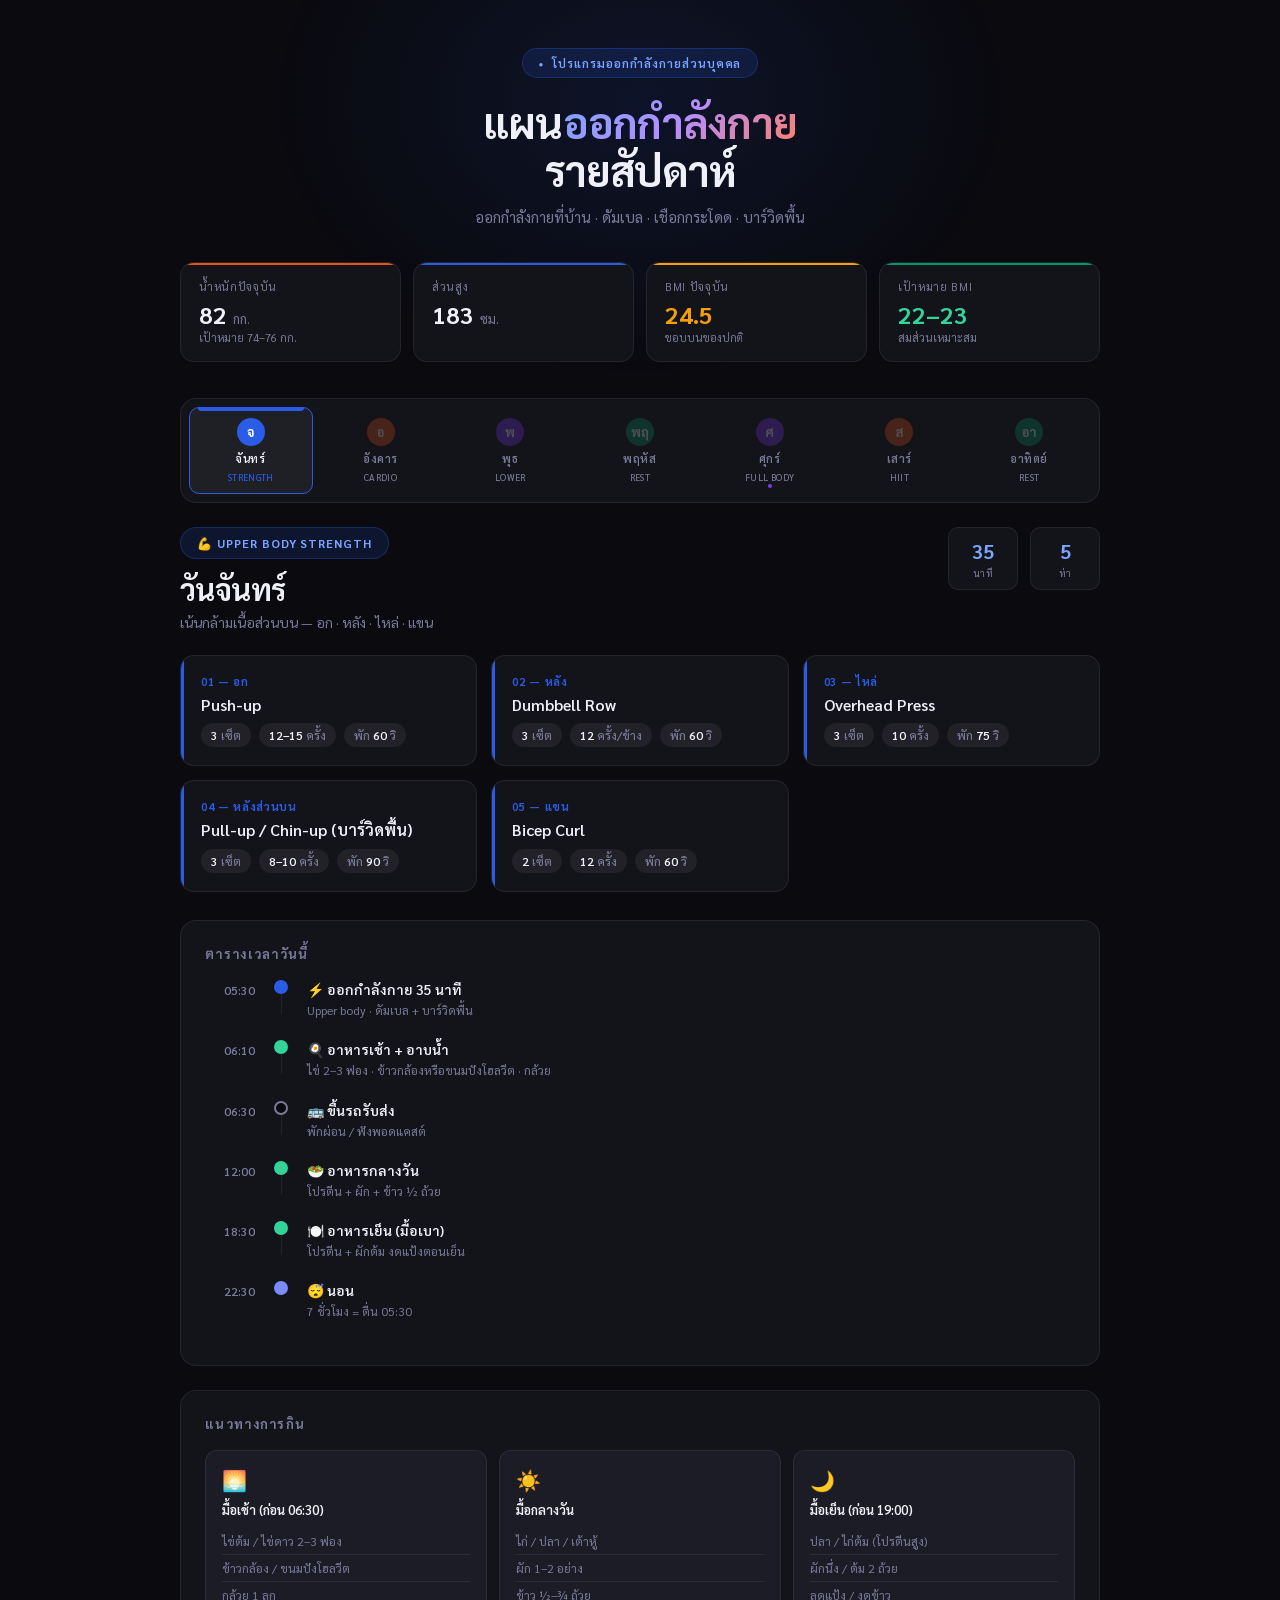
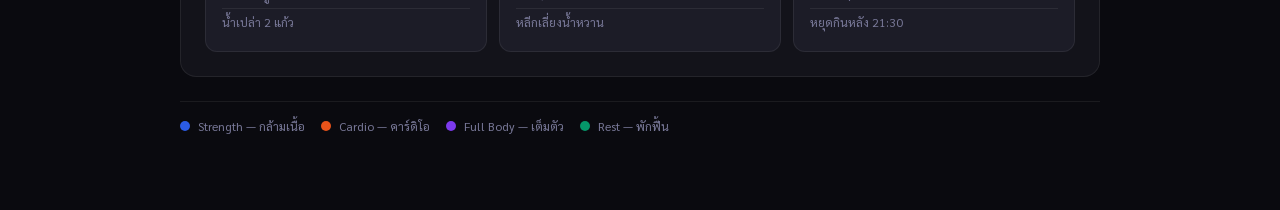
<file: fitness-plan.html>
<!DOCTYPE html>
<html lang="th">
<head>
<meta charset="UTF-8">
<meta name="viewport" content="width=device-width, initial-scale=1.0">
<title>แผนออกกำลังกายประจำสัปดาห์</title>
<link href="https://fonts.googleapis.com/css2?family=Sarabun:wght@300;400;500;600;700&family=Noto+Sans+Thai:wght@300;400;500;600;700&display=swap" rel="stylesheet">
<style>
  :root {
    --cardio: #E8531A;
    --strength: #2B5CE6;
    --fullbody: #7C3AED;
    --rest: #059669;
    --light: #F59E0B;
    --bg: #0A0A0F;
    --surface: #13131A;
    --surface2: #1C1C27;
    --border: rgba(255,255,255,0.07);
    --text: #F0F0F8;
    --muted: #7A7A9A;
    --font: 'Sarabun', 'Noto Sans Thai', sans-serif;
  }

  * { margin: 0; padding: 0; box-sizing: border-box; }

  body {
    background: var(--bg);
    color: var(--text);
    font-family: var(--font);
    min-height: 100vh;
    overflow-x: hidden;
  }

  /* Ambient glow bg */
  body::before {
    content: '';
    position: fixed;
    top: -200px; left: 50%;
    transform: translateX(-50%);
    width: 800px; height: 600px;
    background: radial-gradient(ellipse, rgba(43,92,230,0.12) 0%, transparent 65%);
    pointer-events: none;
    z-index: 0;
  }

  .container {
    max-width: 960px;
    margin: 0 auto;
    padding: 0 20px 60px;
    position: relative;
    z-index: 1;
  }

  /* Header */
  header {
    padding: 48px 0 36px;
    text-align: center;
  }

  .header-pill {
    display: inline-flex;
    align-items: center;
    gap: 8px;
    background: rgba(43,92,230,0.15);
    border: 1px solid rgba(43,92,230,0.3);
    border-radius: 100px;
    padding: 6px 16px;
    font-size: 12px;
    font-weight: 600;
    color: #7BA4FF;
    letter-spacing: 0.08em;
    text-transform: uppercase;
    margin-bottom: 20px;
  }

  .header-pill::before { content: '●'; font-size: 8px; animation: blink 2s infinite; }
  @keyframes blink { 0%,100%{opacity:1} 50%{opacity:0.3} }

  h1 {
    font-size: clamp(28px, 5vw, 42px);
    font-weight: 700;
    letter-spacing: -0.02em;
    line-height: 1.15;
    margin-bottom: 12px;
  }

  h1 span {
    background: linear-gradient(135deg, #7BA4FF 0%, #B48EFF 50%, #FF7E6B 100%);
    -webkit-background-clip: text;
    -webkit-text-fill-color: transparent;
    background-clip: text;
  }

  .header-sub {
    color: var(--muted);
    font-size: 15px;
    font-weight: 400;
  }

  /* Stats row */
  .stats-row {
    display: grid;
    grid-template-columns: repeat(4, 1fr);
    gap: 12px;
    margin-bottom: 36px;
  }

  .stat-box {
    background: var(--surface);
    border: 1px solid var(--border);
    border-radius: 14px;
    padding: 16px 18px;
    position: relative;
    overflow: hidden;
  }

  .stat-box::after {
    content: '';
    position: absolute;
    top: 0; left: 0; right: 0;
    height: 2px;
    background: var(--accent, var(--strength));
  }

  .stat-label { font-size: 11px; color: var(--muted); text-transform: uppercase; letter-spacing: 0.06em; margin-bottom: 8px; }
  .stat-val { font-size: 24px; font-weight: 700; line-height: 1; }
  .stat-unit { font-size: 13px; font-weight: 400; color: var(--muted); }
  .stat-note { font-size: 11px; color: var(--muted); margin-top: 4px; }

  /* Day tabs */
  .tabs-wrapper {
    margin-bottom: 24px;
  }

  .tabs {
    display: grid;
    grid-template-columns: repeat(7, 1fr);
    gap: 6px;
    background: var(--surface);
    border: 1px solid var(--border);
    border-radius: 16px;
    padding: 8px;
  }

  .tab {
    position: relative;
    cursor: pointer;
    border-radius: 10px;
    padding: 10px 4px;
    text-align: center;
    transition: all 0.2s ease;
    border: 1px solid transparent;
    background: transparent;
  }

  .tab:hover { background: rgba(255,255,255,0.04); }

  .tab.active {
    border-color: var(--tab-color, var(--strength));
    background: rgba(255,255,255,0.05);
  }

  .tab.active .tab-bar {
    opacity: 1;
    transform: scaleX(1);
  }

  .tab-bar {
    position: absolute;
    top: 0; left: 8px; right: 8px;
    height: 3px;
    border-radius: 0 0 3px 3px;
    background: var(--tab-color, var(--strength));
    opacity: 0;
    transform: scaleX(0.3);
    transition: all 0.3s ease;
  }

  .tab-day {
    font-size: 11px;
    font-weight: 600;
    color: var(--muted);
    letter-spacing: 0.05em;
    margin-bottom: 5px;
    transition: color 0.2s;
  }

  .tab.active .tab-day { color: var(--text); }

  .tab-badge {
    display: inline-block;
    width: 28px; height: 28px;
    border-radius: 50%;
    line-height: 28px;
    font-size: 13px;
    font-weight: 700;
    background: var(--tab-color, var(--strength));
    color: white;
    margin: 0 auto 5px;
    opacity: 0.25;
    transition: opacity 0.2s;
  }

  .tab.active .tab-badge { opacity: 1; }

  .tab-type {
    font-size: 9px;
    color: var(--muted);
    font-weight: 500;
    text-transform: uppercase;
    letter-spacing: 0.04em;
    transition: color 0.2s;
  }

  .tab.active .tab-type { color: var(--tab-color, var(--strength)); }

  /* Today indicator */
  .today-dot {
    position: absolute;
    bottom: 5px; left: 50%;
    transform: translateX(-50%);
    width: 4px; height: 4px;
    border-radius: 50%;
    background: var(--tab-color);
  }

  /* Content panel */
  .panel {
    display: none;
    animation: fadeUp 0.3s ease;
  }

  .panel.active { display: block; }

  @keyframes fadeUp {
    from { opacity: 0; transform: translateY(10px); }
    to { opacity: 1; transform: translateY(0); }
  }

  .panel-header {
    display: flex;
    align-items: flex-start;
    justify-content: space-between;
    margin-bottom: 24px;
    gap: 16px;
  }

  .panel-title-area {}

  .type-badge {
    display: inline-flex;
    align-items: center;
    gap: 8px;
    border-radius: 100px;
    padding: 7px 16px;
    font-size: 12px;
    font-weight: 700;
    text-transform: uppercase;
    letter-spacing: 0.08em;
    margin-bottom: 12px;
  }

  .panel-title {
    font-size: 30px;
    font-weight: 700;
    letter-spacing: -0.02em;
    line-height: 1.2;
    margin-bottom: 6px;
  }

  .panel-sub { font-size: 14px; color: var(--muted); }

  .panel-meta {
    display: flex;
    gap: 12px;
    align-items: flex-start;
    flex-shrink: 0;
  }

  .meta-chip {
    background: var(--surface);
    border: 1px solid var(--border);
    border-radius: 10px;
    padding: 10px 14px;
    text-align: center;
    min-width: 70px;
  }

  .meta-chip-val { font-size: 20px; font-weight: 700; }
  .meta-chip-label { font-size: 10px; color: var(--muted); text-transform: uppercase; letter-spacing: 0.05em; margin-top: 2px; }

  /* Exercise cards */
  .exercises-grid {
    display: grid;
    grid-template-columns: repeat(auto-fill, minmax(280px, 1fr));
    gap: 14px;
    margin-bottom: 28px;
  }

  .ex-card {
    background: var(--surface);
    border: 1px solid var(--border);
    border-radius: 14px;
    padding: 18px 20px;
    position: relative;
    overflow: hidden;
    transition: transform 0.15s ease, border-color 0.15s ease;
  }

  .ex-card:hover {
    transform: translateY(-2px);
    border-color: rgba(255,255,255,0.14);
  }

  .ex-card-accent {
    position: absolute;
    left: 0; top: 0; bottom: 0;
    width: 3px;
    background: var(--accent-color);
  }

  .ex-num {
    font-size: 11px;
    font-weight: 700;
    letter-spacing: 0.06em;
    color: var(--accent-color);
    margin-bottom: 6px;
    text-transform: uppercase;
  }

  .ex-name {
    font-size: 16px;
    font-weight: 600;
    margin-bottom: 8px;
    line-height: 1.3;
  }

  .ex-sets {
    display: flex;
    gap: 8px;
    flex-wrap: wrap;
  }

  .ex-set-pill {
    background: rgba(255,255,255,0.06);
    border-radius: 100px;
    padding: 4px 10px;
    font-size: 12px;
    font-weight: 500;
    color: var(--muted);
  }

  .ex-set-pill strong { color: var(--text); font-weight: 600; }

  /* Schedule section */
  .schedule-section {
    background: var(--surface);
    border: 1px solid var(--border);
    border-radius: 16px;
    padding: 24px;
    margin-bottom: 24px;
  }

  .section-heading {
    font-size: 13px;
    font-weight: 700;
    text-transform: uppercase;
    letter-spacing: 0.1em;
    color: var(--muted);
    margin-bottom: 18px;
  }

  .timeline {
    display: flex;
    flex-direction: column;
    gap: 0;
  }

  .tl-item {
    display: flex;
    gap: 16px;
    align-items: flex-start;
    position: relative;
  }

  .tl-left {
    width: 50px;
    flex-shrink: 0;
    text-align: right;
    padding-top: 2px;
  }

  .tl-time { font-size: 12px; font-weight: 600; color: var(--muted); font-variant-numeric: tabular-nums; }

  .tl-center {
    display: flex;
    flex-direction: column;
    align-items: center;
    width: 20px;
    flex-shrink: 0;
  }

  .tl-dot-outer {
    width: 14px; height: 14px;
    border-radius: 50%;
    border: 2px solid var(--dot-color, #444);
    background: var(--bg);
    flex-shrink: 0;
    position: relative;
    z-index: 1;
  }

  .tl-dot-outer.filled { background: var(--dot-color, #444); }

  .tl-line { width: 1px; flex: 1; background: var(--border); min-height: 20px; }

  .tl-content { flex: 1; padding-bottom: 20px; }
  .tl-label { font-size: 14px; font-weight: 600; margin-bottom: 3px; }
  .tl-desc { font-size: 12px; color: var(--muted); line-height: 1.6; }

  /* Nutrition section */
  .nutrition-grid {
    display: grid;
    grid-template-columns: repeat(3, 1fr);
    gap: 12px;
  }

  .nut-card {
    background: var(--surface2);
    border: 1px solid var(--border);
    border-radius: 12px;
    padding: 16px;
  }

  .nut-icon { font-size: 20px; margin-bottom: 8px; }
  .nut-title { font-size: 13px; font-weight: 600; margin-bottom: 10px; }

  .nut-list { list-style: none; }
  .nut-list li {
    font-size: 12px;
    color: var(--muted);
    padding: 4px 0;
    border-bottom: 1px solid var(--border);
    line-height: 1.5;
  }
  .nut-list li:last-child { border-bottom: none; }

  /* Rest day */
  .rest-card {
    background: var(--surface);
    border: 1px solid var(--border);
    border-radius: 16px;
    padding: 40px;
    text-align: center;
    margin-bottom: 24px;
  }

  .rest-icon { font-size: 52px; margin-bottom: 16px; }
  .rest-title { font-size: 24px; font-weight: 700; margin-bottom: 8px; }
  .rest-sub { color: var(--muted); font-size: 14px; line-height: 1.7; max-width: 400px; margin: 0 auto 24px; }

  .rest-tips {
    display: flex;
    justify-content: center;
    gap: 12px;
    flex-wrap: wrap;
  }

  .rest-tip {
    background: var(--surface2);
    border: 1px solid var(--border);
    border-radius: 100px;
    padding: 8px 18px;
    font-size: 13px;
    color: var(--muted);
  }

  /* Legend bar */
  .legend {
    display: flex;
    gap: 16px;
    flex-wrap: wrap;
    padding: 16px 0;
    border-top: 1px solid var(--border);
    margin-top: 8px;
  }

  .legend-item {
    display: flex;
    align-items: center;
    gap: 8px;
    font-size: 12px;
    color: var(--muted);
  }

  .legend-dot {
    width: 10px; height: 10px;
    border-radius: 50%;
  }

  @media (max-width: 640px) {
    .stats-row { grid-template-columns: repeat(2, 1fr); }
    .nutrition-grid { grid-template-columns: 1fr; }
    .panel-header { flex-direction: column; }
    .tab-type { display: none; }
    .tab-badge { width: 24px; height: 24px; line-height: 24px; font-size: 11px; }
  }
</style>
</head>
<body>
<div class="container">

  <header>
    <div class="header-pill">โปรแกรมออกกำลังกายส่วนบุคคล</div>
    <h1>แผน<span>ออกกำลังกาย</span><br>รายสัปดาห์</h1>
    <p class="header-sub">ออกกำลังกายที่บ้าน · ดัมเบล · เชือกกระโดด · บาร์วิดพื้น</p>
  </header>

  <!-- Stats -->
  <div class="stats-row">
    <div class="stat-box" style="--accent: var(--cardio)">
      <div class="stat-label">น้ำหนักปัจจุบัน</div>
      <div class="stat-val">82 <span class="stat-unit">กก.</span></div>
      <div class="stat-note">เป้าหมาย 74–76 กก.</div>
    </div>
    <div class="stat-box" style="--accent: var(--strength)">
      <div class="stat-label">ส่วนสูง</div>
      <div class="stat-val">183 <span class="stat-unit">ซม.</span></div>
    </div>
    <div class="stat-box" style="--accent: var(--light)">
      <div class="stat-label">BMI ปัจจุบัน</div>
      <div class="stat-val" style="color: #F59E0B">24.5</div>
      <div class="stat-note">ขอบบนของปกติ</div>
    </div>
    <div class="stat-box" style="--accent: var(--rest)">
      <div class="stat-label">เป้าหมาย BMI</div>
      <div class="stat-val" style="color: #34D399">22–23</div>
      <div class="stat-note">สมส่วนเหมาะสม</div>
    </div>
  </div>

  <!-- Day Tabs -->
  <div class="tabs-wrapper">
    <div class="tabs">
      <div class="tab active" style="--tab-color: var(--strength)" data-panel="mon" onclick="switchTab(this,'mon')">
        <div class="tab-bar"></div>
        <div class="tab-badge" style="background:var(--strength)">จ</div>
        <div class="tab-day">จันทร์</div>
        <div class="tab-type">Strength</div>
      </div>
      <div class="tab" style="--tab-color: var(--cardio)" data-panel="tue" onclick="switchTab(this,'tue')">
        <div class="tab-bar"></div>
        <div class="tab-badge" style="background:var(--cardio)">อ</div>
        <div class="tab-day">อังคาร</div>
        <div class="tab-type">Cardio</div>
      </div>
      <div class="tab" style="--tab-color: var(--fullbody)" data-panel="wed" onclick="switchTab(this,'wed')">
        <div class="tab-bar"></div>
        <div class="tab-badge" style="background:var(--fullbody)">พ</div>
        <div class="tab-day">พุธ</div>
        <div class="tab-type">Lower</div>
      </div>
      <div class="tab" style="--tab-color: var(--rest)" data-panel="thu" onclick="switchTab(this,'thu')">
        <div class="tab-bar"></div>
        <div class="tab-badge" style="background:var(--rest)">พฤ</div>
        <div class="tab-day">พฤหัส</div>
        <div class="tab-type">Rest</div>
      </div>
      <div class="tab" style="--tab-color: var(--fullbody)" data-panel="fri" onclick="switchTab(this,'fri')">
        <div class="tab-bar"></div>
        <div class="tab-badge" style="background:var(--fullbody)">ศ</div>
        <div class="tab-day">ศุกร์</div>
        <div class="tab-type">Full Body</div>
      </div>
      <div class="tab" style="--tab-color: var(--cardio)" data-panel="sat" onclick="switchTab(this,'sat')">
        <div class="tab-bar"></div>
        <div class="tab-badge" style="background:var(--cardio)">ส</div>
        <div class="tab-day">เสาร์</div>
        <div class="tab-type">HIIT</div>
      </div>
      <div class="tab" style="--tab-color: var(--rest)" data-panel="sun" onclick="switchTab(this,'sun')">
        <div class="tab-bar"></div>
        <div class="tab-badge" style="background:var(--rest)">อา</div>
        <div class="tab-day">อาทิตย์</div>
        <div class="tab-type">Rest</div>
      </div>
    </div>
  </div>

  <!-- ===== MONDAY ===== -->
  <div class="panel active" id="panel-mon">
    <div class="panel-header">
      <div class="panel-title-area">
        <div class="type-badge" style="background:rgba(43,92,230,0.15); color:#7BA4FF; border:1px solid rgba(43,92,230,0.3)">
          💪 Upper Body Strength
        </div>
        <div class="panel-title">วันจันทร์</div>
        <div class="panel-sub">เน้นกล้ามเนื้อส่วนบน — อก · หลัง · ไหล่ · แขน</div>
      </div>
      <div class="panel-meta">
        <div class="meta-chip">
          <div class="meta-chip-val" style="color:#7BA4FF">35</div>
          <div class="meta-chip-label">นาที</div>
        </div>
        <div class="meta-chip">
          <div class="meta-chip-val" style="color:#7BA4FF">5</div>
          <div class="meta-chip-label">ท่า</div>
        </div>
      </div>
    </div>

    <div class="exercises-grid">
      <div class="ex-card">
        <div class="ex-card-accent" style="--accent-color:var(--strength)"></div>
        <div class="ex-num" style="--accent-color:var(--strength)">01 — อก</div>
        <div class="ex-name">Push-up</div>
        <div class="ex-sets">
          <div class="ex-set-pill"><strong>3</strong> เซ็ต</div>
          <div class="ex-set-pill"><strong>12–15</strong> ครั้ง</div>
          <div class="ex-set-pill">พัก <strong>60</strong> วิ</div>
        </div>
      </div>
      <div class="ex-card">
        <div class="ex-card-accent" style="--accent-color:var(--strength)"></div>
        <div class="ex-num" style="--accent-color:var(--strength)">02 — หลัง</div>
        <div class="ex-name">Dumbbell Row</div>
        <div class="ex-sets">
          <div class="ex-set-pill"><strong>3</strong> เซ็ต</div>
          <div class="ex-set-pill"><strong>12</strong> ครั้ง/ข้าง</div>
          <div class="ex-set-pill">พัก <strong>60</strong> วิ</div>
        </div>
      </div>
      <div class="ex-card">
        <div class="ex-card-accent" style="--accent-color:var(--strength)"></div>
        <div class="ex-num" style="--accent-color:var(--strength)">03 — ไหล่</div>
        <div class="ex-name">Overhead Press</div>
        <div class="ex-sets">
          <div class="ex-set-pill"><strong>3</strong> เซ็ต</div>
          <div class="ex-set-pill"><strong>10</strong> ครั้ง</div>
          <div class="ex-set-pill">พัก <strong>75</strong> วิ</div>
        </div>
      </div>
      <div class="ex-card">
        <div class="ex-card-accent" style="--accent-color:var(--strength)"></div>
        <div class="ex-num" style="--accent-color:var(--strength)">04 — หลังส่วนบน</div>
        <div class="ex-name">Pull-up / Chin-up (บาร์วิดพื้น)</div>
        <div class="ex-sets">
          <div class="ex-set-pill"><strong>3</strong> เซ็ต</div>
          <div class="ex-set-pill"><strong>8–10</strong> ครั้ง</div>
          <div class="ex-set-pill">พัก <strong>90</strong> วิ</div>
        </div>
      </div>
      <div class="ex-card">
        <div class="ex-card-accent" style="--accent-color:var(--strength)"></div>
        <div class="ex-num" style="--accent-color:var(--strength)">05 — แขน</div>
        <div class="ex-name">Bicep Curl</div>
        <div class="ex-sets">
          <div class="ex-set-pill"><strong>2</strong> เซ็ต</div>
          <div class="ex-set-pill"><strong>12</strong> ครั้ง</div>
          <div class="ex-set-pill">พัก <strong>60</strong> วิ</div>
        </div>
      </div>
    </div>

    <div class="schedule-section">
      <div class="section-heading">ตารางเวลาวันนี้</div>
      <div class="timeline">
        <div class="tl-item">
          <div class="tl-left"><div class="tl-time">05:30</div></div>
          <div class="tl-center"><div class="tl-dot-outer filled" style="--dot-color:var(--strength)"></div><div class="tl-line"></div></div>
          <div class="tl-content"><div class="tl-label">⚡ ออกกำลังกาย 35 นาที</div><div class="tl-desc">Upper body · ดัมเบล + บาร์วิดพื้น</div></div>
        </div>
        <div class="tl-item">
          <div class="tl-left"><div class="tl-time">06:10</div></div>
          <div class="tl-center"><div class="tl-dot-outer filled" style="--dot-color:#34D399"></div><div class="tl-line"></div></div>
          <div class="tl-content"><div class="tl-label">🍳 อาหารเช้า + อาบน้ำ</div><div class="tl-desc">ไข่ 2–3 ฟอง · ข้าวกล้องหรือขนมปังโฮลวีต · กล้วย</div></div>
        </div>
        <div class="tl-item">
          <div class="tl-left"><div class="tl-time">06:30</div></div>
          <div class="tl-center"><div class="tl-dot-outer" style="--dot-color:var(--muted)"></div><div class="tl-line"></div></div>
          <div class="tl-content"><div class="tl-label">🚌 ขึ้นรถรับส่ง</div><div class="tl-desc">พักผ่อน / ฟังพอดแคสต์</div></div>
        </div>
        <div class="tl-item">
          <div class="tl-left"><div class="tl-time">12:00</div></div>
          <div class="tl-center"><div class="tl-dot-outer filled" style="--dot-color:#34D399"></div><div class="tl-line"></div></div>
          <div class="tl-content"><div class="tl-label">🥗 อาหารกลางวัน</div><div class="tl-desc">โปรตีน + ผัก + ข้าว ½ ถ้วย</div></div>
        </div>
        <div class="tl-item">
          <div class="tl-left"><div class="tl-time">18:30</div></div>
          <div class="tl-center"><div class="tl-dot-outer filled" style="--dot-color:#34D399"></div><div class="tl-line"></div></div>
          <div class="tl-content"><div class="tl-label">🍽️ อาหารเย็น (มื้อเบา)</div><div class="tl-desc">โปรตีน + ผักต้ม งดแป้งตอนเย็น</div></div>
        </div>
        <div class="tl-item">
          <div class="tl-left"><div class="tl-time">22:30</div></div>
          <div class="tl-center"><div class="tl-dot-outer filled" style="--dot-color:#7B8CFF"></div></div>
          <div class="tl-content"><div class="tl-label">😴 นอน</div><div class="tl-desc">7 ชั่วโมง = ตื่น 05:30</div></div>
        </div>
      </div>
    </div>
  </div>

  <!-- ===== TUESDAY ===== -->
  <div class="panel" id="panel-tue">
    <div class="panel-header">
      <div class="panel-title-area">
        <div class="type-badge" style="background:rgba(232,83,26,0.15); color:#FF8C5A; border:1px solid rgba(232,83,26,0.3)">
          🔥 Cardio + Core
        </div>
        <div class="panel-title">วันอังคาร</div>
        <div class="panel-sub">เผาผลาญไขมัน — เชือกกระโดด HIIT + core</div>
      </div>
      <div class="panel-meta">
        <div class="meta-chip">
          <div class="meta-chip-val" style="color:#FF8C5A">30</div>
          <div class="meta-chip-label">นาที</div>
        </div>
        <div class="meta-chip">
          <div class="meta-chip-val" style="color:#FF8C5A">5</div>
          <div class="meta-chip-label">ท่า</div>
        </div>
      </div>
    </div>

    <div class="exercises-grid">
      <div class="ex-card">
        <div class="ex-card-accent" style="--accent-color:var(--cardio)"></div>
        <div class="ex-num" style="--accent-color:var(--cardio)">01 — คาร์ดิโอ</div>
        <div class="ex-name">เชือกกระโดด HIIT</div>
        <div class="ex-sets">
          <div class="ex-set-pill">กระโดด <strong>30</strong> วิ</div>
          <div class="ex-set-pill">พัก <strong>15</strong> วิ</div>
          <div class="ex-set-pill"><strong>10–15</strong> รอบ</div>
        </div>
      </div>
      <div class="ex-card">
        <div class="ex-card-accent" style="--accent-color:var(--cardio)"></div>
        <div class="ex-num" style="--accent-color:var(--cardio)">02 — ทั้งตัว</div>
        <div class="ex-name">Burpee</div>
        <div class="ex-sets">
          <div class="ex-set-pill"><strong>3</strong> เซ็ต</div>
          <div class="ex-set-pill"><strong>10</strong> ครั้ง</div>
          <div class="ex-set-pill">พัก <strong>60</strong> วิ</div>
        </div>
      </div>
      <div class="ex-card">
        <div class="ex-card-accent" style="--accent-color:var(--cardio)"></div>
        <div class="ex-num" style="--accent-color:var(--cardio)">03 — core</div>
        <div class="ex-name">Mountain Climbers</div>
        <div class="ex-sets">
          <div class="ex-set-pill"><strong>3</strong> เซ็ต</div>
          <div class="ex-set-pill"><strong>20</strong> ครั้ง/ข้าง</div>
          <div class="ex-set-pill">พัก <strong>45</strong> วิ</div>
        </div>
      </div>
      <div class="ex-card">
        <div class="ex-card-accent" style="--accent-color:var(--cardio)"></div>
        <div class="ex-num" style="--accent-color:var(--cardio)">04 — core</div>
        <div class="ex-name">Plank</div>
        <div class="ex-sets">
          <div class="ex-set-pill"><strong>3</strong> เซ็ต</div>
          <div class="ex-set-pill"><strong>45</strong> วินาที</div>
          <div class="ex-set-pill">พัก <strong>30</strong> วิ</div>
        </div>
      </div>
      <div class="ex-card">
        <div class="ex-card-accent" style="--accent-color:var(--cardio)"></div>
        <div class="ex-num" style="--accent-color:var(--cardio)">05 — core</div>
        <div class="ex-name">Leg Raises</div>
        <div class="ex-sets">
          <div class="ex-set-pill"><strong>3</strong> เซ็ต</div>
          <div class="ex-set-pill"><strong>15</strong> ครั้ง</div>
          <div class="ex-set-pill">พัก <strong>45</strong> วิ</div>
        </div>
      </div>
    </div>

    <div class="schedule-section">
      <div class="section-heading">ตารางเวลาวันนี้</div>
      <div class="timeline">
        <div class="tl-item">
          <div class="tl-left"><div class="tl-time">05:30</div></div>
          <div class="tl-center"><div class="tl-dot-outer filled" style="--dot-color:var(--cardio)"></div><div class="tl-line"></div></div>
          <div class="tl-content"><div class="tl-label">🔥 HIIT 30 นาที</div><div class="tl-desc">เชือกกระโดด + core circuit</div></div>
        </div>
        <div class="tl-item">
          <div class="tl-left"><div class="tl-time">06:05</div></div>
          <div class="tl-center"><div class="tl-dot-outer filled" style="--dot-color:#34D399"></div><div class="tl-line"></div></div>
          <div class="tl-content"><div class="tl-label">🍳 อาหารเช้า + อาบน้ำ</div><div class="tl-desc">โปรตีนสูง — ไข่ + กรีกโยเกิร์ต</div></div>
        </div>
        <div class="tl-item">
          <div class="tl-left"><div class="tl-time">06:30</div></div>
          <div class="tl-center"><div class="tl-dot-outer" style="--dot-color:var(--muted)"></div><div class="tl-line"></div></div>
          <div class="tl-content"><div class="tl-label">🚌 ขึ้นรถรับส่ง</div><div class="tl-desc">ดื่มน้ำ 500 มล. ระหว่างเดินทาง</div></div>
        </div>
        <div class="tl-item">
          <div class="tl-left"><div class="tl-time">22:30</div></div>
          <div class="tl-center"><div class="tl-dot-outer filled" style="--dot-color:#7B8CFF"></div></div>
          <div class="tl-content"><div class="tl-label">😴 นอน</div><div class="tl-desc">ร่างกายซ่อมแซมกล้ามเนื้อระหว่างหลับ</div></div>
        </div>
      </div>
    </div>
  </div>

  <!-- ===== WEDNESDAY ===== -->
  <div class="panel" id="panel-wed">
    <div class="panel-header">
      <div class="panel-title-area">
        <div class="type-badge" style="background:rgba(124,58,237,0.15); color:#B48EFF; border:1px solid rgba(124,58,237,0.3)">
          🦵 Lower Body Strength
        </div>
        <div class="panel-title">วันพุธ</div>
        <div class="panel-sub">เน้นกล้ามเนื้อส่วนล่าง — ขา · สะโพก · น่อง</div>
      </div>
      <div class="panel-meta">
        <div class="meta-chip">
          <div class="meta-chip-val" style="color:#B48EFF">40</div>
          <div class="meta-chip-label">นาที</div>
        </div>
        <div class="meta-chip">
          <div class="meta-chip-val" style="color:#B48EFF">5</div>
          <div class="meta-chip-label">ท่า</div>
        </div>
      </div>
    </div>

    <div class="exercises-grid">
      <div class="ex-card">
        <div class="ex-card-accent" style="--accent-color:var(--fullbody)"></div>
        <div class="ex-num" style="--accent-color:var(--fullbody)">01 — ต้นขา</div>
        <div class="ex-name">Goblet Squat (ดัมเบล)</div>
        <div class="ex-sets">
          <div class="ex-set-pill"><strong>3</strong> เซ็ต</div>
          <div class="ex-set-pill"><strong>15</strong> ครั้ง</div>
          <div class="ex-set-pill">พัก <strong>75</strong> วิ</div>
        </div>
      </div>
      <div class="ex-card">
        <div class="ex-card-accent" style="--accent-color:var(--fullbody)"></div>
        <div class="ex-num" style="--accent-color:var(--fullbody)">02 — ต้นขา</div>
        <div class="ex-name">Reverse Lunge (ดัมเบล)</div>
        <div class="ex-sets">
          <div class="ex-set-pill"><strong>3</strong> เซ็ต</div>
          <div class="ex-set-pill"><strong>12</strong> ครั้ง/ข้าง</div>
          <div class="ex-set-pill">พัก <strong>60</strong> วิ</div>
        </div>
      </div>
      <div class="ex-card">
        <div class="ex-card-accent" style="--accent-color:var(--fullbody)"></div>
        <div class="ex-num" style="--accent-color:var(--fullbody)">03 — หลังขา</div>
        <div class="ex-name">Romanian Deadlift</div>
        <div class="ex-sets">
          <div class="ex-set-pill"><strong>3</strong> เซ็ต</div>
          <div class="ex-set-pill"><strong>12</strong> ครั้ง</div>
          <div class="ex-set-pill">พัก <strong>75</strong> วิ</div>
        </div>
      </div>
      <div class="ex-card">
        <div class="ex-card-accent" style="--accent-color:var(--fullbody)"></div>
        <div class="ex-num" style="--accent-color:var(--fullbody)">04 — สะโพก</div>
        <div class="ex-name">Glute Bridge</div>
        <div class="ex-sets">
          <div class="ex-set-pill"><strong>3</strong> เซ็ต</div>
          <div class="ex-set-pill"><strong>15</strong> ครั้ง</div>
          <div class="ex-set-pill">พัก <strong>45</strong> วิ</div>
        </div>
      </div>
      <div class="ex-card">
        <div class="ex-card-accent" style="--accent-color:var(--fullbody)"></div>
        <div class="ex-num" style="--accent-color:var(--fullbody)">05 — น่อง</div>
        <div class="ex-name">Calf Raise</div>
        <div class="ex-sets">
          <div class="ex-set-pill"><strong>3</strong> เซ็ต</div>
          <div class="ex-set-pill"><strong>20</strong> ครั้ง</div>
          <div class="ex-set-pill">พัก <strong>45</strong> วิ</div>
        </div>
      </div>
    </div>

    <div class="schedule-section">
      <div class="section-heading">ตารางเวลาวันนี้</div>
      <div class="timeline">
        <div class="tl-item">
          <div class="tl-left"><div class="tl-time">05:30</div></div>
          <div class="tl-center"><div class="tl-dot-outer filled" style="--dot-color:var(--fullbody)"></div><div class="tl-line"></div></div>
          <div class="tl-content"><div class="tl-label">🦵 Lower body 40 นาที</div><div class="tl-desc">ดัมเบล squat/lunge/deadlift</div></div>
        </div>
        <div class="tl-item">
          <div class="tl-left"><div class="tl-time">06:15</div></div>
          <div class="tl-center"><div class="tl-dot-outer filled" style="--dot-color:#34D399"></div><div class="tl-line"></div></div>
          <div class="tl-content"><div class="tl-label">🍳 อาหารเช้า + อาบน้ำ</div><div class="tl-desc">คาร์บเชิงซ้อน + โปรตีน เพื่อพลังงาน</div></div>
        </div>
        <div class="tl-item">
          <div class="tl-left"><div class="tl-time">06:30</div></div>
          <div class="tl-center"><div class="tl-dot-outer" style="--dot-color:var(--muted)"></div><div class="tl-line"></div></div>
          <div class="tl-content"><div class="tl-label">🚌 ขึ้นรถรับส่ง</div><div class="tl-desc">—</div></div>
        </div>
        <div class="tl-item">
          <div class="tl-left"><div class="tl-time">22:30</div></div>
          <div class="tl-center"><div class="tl-dot-outer filled" style="--dot-color:#7B8CFF"></div></div>
          <div class="tl-content"><div class="tl-label">😴 นอน</div><div class="tl-desc">กล้ามเนื้อขาต้องการการพักฟื้น</div></div>
        </div>
      </div>
    </div>
  </div>

  <!-- ===== THURSDAY (REST) ===== -->
  <div class="panel" id="panel-thu">
    <div class="rest-card">
      <div class="rest-icon">🌿</div>
      <div class="rest-title">วันพฤหัส — วันพักเบา</div>
      <div class="rest-sub">ร่างกายต้องการเวลาซ่อมแซมกล้ามเนื้อ<br>การพักคือส่วนสำคัญของการพัฒนา ไม่ใช่การหยุด</div>
      <div class="rest-tips">
        <div class="rest-tip">🚶 เดิน 15–20 นาที</div>
        <div class="rest-tip">🧘 ยืดกล้ามเนื้อ</div>
        <div class="rest-tip">💧 ดื่มน้ำ 2.5 ลิตร</div>
        <div class="rest-tip">😴 นอนหลับให้ครบ</div>
      </div>
    </div>
    <div class="schedule-section">
      <div class="section-heading">ตารางเวลาวันนี้</div>
      <div class="timeline">
        <div class="tl-item">
          <div class="tl-left"><div class="tl-time">06:00</div></div>
          <div class="tl-center"><div class="tl-dot-outer filled" style="--dot-color:var(--rest)"></div><div class="tl-line"></div></div>
          <div class="tl-content"><div class="tl-label">🌅 ตื่นนอนสาย (ไม่ต้องออกกำลังกาย)</div><div class="tl-desc">ร่างกายได้พักเต็มที่</div></div>
        </div>
        <div class="tl-item">
          <div class="tl-left"><div class="tl-time">18:00</div></div>
          <div class="tl-center"><div class="tl-dot-outer filled" style="--dot-color:var(--rest)"></div><div class="tl-line"></div></div>
          <div class="tl-content"><div class="tl-label">🧘 ยืดกล้ามเนื้อ 15–20 นาที</div><div class="tl-desc">เน้นขาและหลัง หลังจากนั่งทำงานทั้งวัน</div></div>
        </div>
        <div class="tl-item">
          <div class="tl-left"><div class="tl-time">22:30</div></div>
          <div class="tl-center"><div class="tl-dot-outer filled" style="--dot-color:#7B8CFF"></div></div>
          <div class="tl-content"><div class="tl-label">😴 นอนหลับให้ครบ 7 ชั่วโมง</div><div class="tl-desc">—</div></div>
        </div>
      </div>
    </div>
  </div>

  <!-- ===== FRIDAY ===== -->
  <div class="panel" id="panel-fri">
    <div class="panel-header">
      <div class="panel-title-area">
        <div class="type-badge" style="background:rgba(124,58,237,0.15); color:#B48EFF; border:1px solid rgba(124,58,237,0.3)">
          ⚡ Full Body Circuit
        </div>
        <div class="panel-title">วันศุกร์</div>
        <div class="panel-sub">เต็มสัปดาห์ปิดด้วย circuit training ทั้งร่างกาย</div>
      </div>
      <div class="panel-meta">
        <div class="meta-chip">
          <div class="meta-chip-val" style="color:#B48EFF">40</div>
          <div class="meta-chip-label">นาที</div>
        </div>
        <div class="meta-chip">
          <div class="meta-chip-val" style="color:#B48EFF">6</div>
          <div class="meta-chip-label">ท่า</div>
        </div>
      </div>
    </div>

    <div class="exercises-grid">
      <div class="ex-card">
        <div class="ex-card-accent" style="--accent-color:var(--fullbody)"></div>
        <div class="ex-num" style="--accent-color:var(--fullbody)">01 — ขา + ไหล่</div>
        <div class="ex-name">Squat to Press</div>
        <div class="ex-sets">
          <div class="ex-set-pill"><strong>3</strong> เซ็ต</div>
          <div class="ex-set-pill"><strong>12</strong> ครั้ง</div>
          <div class="ex-set-pill">พัก <strong>60</strong> วิ</div>
        </div>
      </div>
      <div class="ex-card">
        <div class="ex-card-accent" style="--accent-color:var(--fullbody)"></div>
        <div class="ex-num" style="--accent-color:var(--fullbody)">02 — อก</div>
        <div class="ex-name">Push-up</div>
        <div class="ex-sets">
          <div class="ex-set-pill"><strong>3</strong> เซ็ต</div>
          <div class="ex-set-pill"><strong>12</strong> ครั้ง</div>
          <div class="ex-set-pill">พัก <strong>45</strong> วิ</div>
        </div>
      </div>
      <div class="ex-card">
        <div class="ex-card-accent" style="--accent-color:var(--fullbody)"></div>
        <div class="ex-num" style="--accent-color:var(--fullbody)">03 — หลัง</div>
        <div class="ex-name">Dumbbell Row</div>
        <div class="ex-sets">
          <div class="ex-set-pill"><strong>3</strong> เซ็ต</div>
          <div class="ex-set-pill"><strong>12</strong> ครั้ง/ข้าง</div>
          <div class="ex-set-pill">พัก <strong>60</strong> วิ</div>
        </div>
      </div>
      <div class="ex-card">
        <div class="ex-card-accent" style="--accent-color:var(--fullbody)"></div>
        <div class="ex-num" style="--accent-color:var(--fullbody)">04 — ขา + คาร์ดิโอ</div>
        <div class="ex-name">Jump Squat</div>
        <div class="ex-sets">
          <div class="ex-set-pill"><strong>3</strong> เซ็ต</div>
          <div class="ex-set-pill"><strong>10</strong> ครั้ง</div>
          <div class="ex-set-pill">พัก <strong>60</strong> วิ</div>
        </div>
      </div>
      <div class="ex-card">
        <div class="ex-card-accent" style="--accent-color:var(--fullbody)"></div>
        <div class="ex-num" style="--accent-color:var(--fullbody)">05 — core</div>
        <div class="ex-name">Plank Rotation</div>
        <div class="ex-sets">
          <div class="ex-set-pill"><strong>3</strong> เซ็ต</div>
          <div class="ex-set-pill"><strong>30</strong> วินาที</div>
          <div class="ex-set-pill">พัก <strong>30</strong> วิ</div>
        </div>
      </div>
      <div class="ex-card">
        <div class="ex-card-accent" style="--accent-color:var(--fullbody)"></div>
        <div class="ex-num" style="--accent-color:var(--fullbody)">06 — cool-down</div>
        <div class="ex-name">เชือกกระโดด (เบาๆ)</div>
        <div class="ex-sets">
          <div class="ex-set-pill"><strong>2</strong> นาที</div>
          <div class="ex-set-pill">ความเร็วปานกลาง</div>
        </div>
      </div>
    </div>
  </div>

  <!-- ===== SATURDAY ===== -->
  <div class="panel" id="panel-sat">
    <div class="panel-header">
      <div class="panel-title-area">
        <div class="type-badge" style="background:rgba(232,83,26,0.15); color:#FF8C5A; border:1px solid rgba(232,83,26,0.3)">
          🔥 HIIT คาร์ดิโอ
        </div>
        <div class="panel-title">วันเสาร์</div>
        <div class="panel-sub">วันหยุด — เผาพลังงานเต็มที่ ไม่มีข้อจำกัดเวลา</div>
      </div>
      <div class="panel-meta">
        <div class="meta-chip">
          <div class="meta-chip-val" style="color:#FF8C5A">40</div>
          <div class="meta-chip-label">นาที</div>
        </div>
      </div>
    </div>

    <div class="exercises-grid">
      <div class="ex-card">
        <div class="ex-card-accent" style="--accent-color:var(--cardio)"></div>
        <div class="ex-num" style="--accent-color:var(--cardio)">warm-up</div>
        <div class="ex-name">เชือกกระโดดวอร์มอัพ</div>
        <div class="ex-sets">
          <div class="ex-set-pill"><strong>3</strong> นาที</div>
          <div class="ex-set-pill">ความเร็วปานกลาง</div>
        </div>
      </div>
      <div class="ex-card">
        <div class="ex-card-accent" style="--accent-color:var(--cardio)"></div>
        <div class="ex-num" style="--accent-color:var(--cardio)">01 — HIIT</div>
        <div class="ex-name">เชือกกระโดด Sprint</div>
        <div class="ex-sets">
          <div class="ex-set-pill">สปรินต์ <strong>40</strong> วิ</div>
          <div class="ex-set-pill">พัก <strong>20</strong> วิ</div>
          <div class="ex-set-pill"><strong>10</strong> รอบ</div>
        </div>
      </div>
      <div class="ex-card">
        <div class="ex-card-accent" style="--accent-color:var(--cardio)"></div>
        <div class="ex-num" style="--accent-color:var(--cardio)">02 — ทั้งตัว</div>
        <div class="ex-name">Burpee + Tuck Jump</div>
        <div class="ex-sets">
          <div class="ex-set-pill"><strong>4</strong> เซ็ต</div>
          <div class="ex-set-pill"><strong>8</strong> ครั้ง</div>
          <div class="ex-set-pill">พัก <strong>60</strong> วิ</div>
        </div>
      </div>
      <div class="ex-card">
        <div class="ex-card-accent" style="--accent-color:var(--cardio)"></div>
        <div class="ex-num" style="--accent-color:var(--cardio)">03 — core</div>
        <div class="ex-name">V-ups</div>
        <div class="ex-sets">
          <div class="ex-set-pill"><strong>3</strong> เซ็ต</div>
          <div class="ex-set-pill"><strong>15</strong> ครั้ง</div>
          <div class="ex-set-pill">พัก <strong>45</strong> วิ</div>
        </div>
      </div>
      <div class="ex-card">
        <div class="ex-card-accent" style="--accent-color:var(--cardio)"></div>
        <div class="ex-num" style="--accent-color:var(--cardio)">cool-down</div>
        <div class="ex-name">ยืดกล้ามเนื้อ</div>
        <div class="ex-sets">
          <div class="ex-set-pill"><strong>10</strong> นาที</div>
          <div class="ex-set-pill">ทั่วร่างกาย</div>
        </div>
      </div>
    </div>
  </div>

  <!-- ===== SUNDAY (REST) ===== -->
  <div class="panel" id="panel-sun">
    <div class="rest-card">
      <div class="rest-icon">☀️</div>
      <div class="rest-title">วันอาทิตย์ — วันพักผ่อนเต็ม</div>
      <div class="rest-sub">สัปดาห์ใหม่เริ่มพรุ่งนี้ วันนี้ให้ร่างกายและจิตใจได้ชาร์จพลังงาน<br>ไม่ต้องออกกำลังกาย ยืดเบาๆ ได้ถ้าอยาก</div>
      <div class="rest-tips">
        <div class="rest-tip">🛁 พักผ่อนเต็มที่</div>
        <div class="rest-tip">🧘 โยคะเบาๆ ได้</div>
        <div class="rest-tip">🥗 กินดี มีสุขภาพ</div>
        <div class="rest-tip">🌙 นอนหลับให้ครบ</div>
      </div>
    </div>
  </div>

  <!-- Nutrition Quick Guide -->
  <div class="schedule-section">
    <div class="section-heading">แนวทางการกิน</div>
    <div class="nutrition-grid">
      <div class="nut-card">
        <div class="nut-icon">🌅</div>
        <div class="nut-title">มื้อเช้า (ก่อน 06:30)</div>
        <ul class="nut-list">
          <li>ไข่ต้ม / ไข่ดาว 2–3 ฟอง</li>
          <li>ข้าวกล้อง / ขนมปังโฮลวีต</li>
          <li>กล้วย 1 ลูก</li>
          <li>น้ำเปล่า 2 แก้ว</li>
        </ul>
      </div>
      <div class="nut-card">
        <div class="nut-icon">☀️</div>
        <div class="nut-title">มื้อกลางวัน</div>
        <ul class="nut-list">
          <li>ไก่ / ปลา / เต้าหู้</li>
          <li>ผัก 1–2 อย่าง</li>
          <li>ข้าว ½–¾ ถ้วย</li>
          <li>หลีกเลี่ยงน้ำหวาน</li>
        </ul>
      </div>
      <div class="nut-card">
        <div class="nut-icon">🌙</div>
        <div class="nut-title">มื้อเย็น (ก่อน 19:00)</div>
        <ul class="nut-list">
          <li>ปลา / ไก่ต้ม (โปรตีนสูง)</li>
          <li>ผักนึ่ง / ต้ม 2 ถ้วย</li>
          <li>ลดแป้ง / งดข้าว</li>
          <li>หยุดกินหลัง 21:30</li>
        </ul>
      </div>
    </div>
  </div>

  <!-- Legend -->
  <div class="legend">
    <div class="legend-item"><div class="legend-dot" style="background:var(--strength)"></div>Strength — กล้ามเนื้อ</div>
    <div class="legend-item"><div class="legend-dot" style="background:var(--cardio)"></div>Cardio — คาร์ดิโอ</div>
    <div class="legend-item"><div class="legend-dot" style="background:var(--fullbody)"></div>Full Body — เต็มตัว</div>
    <div class="legend-item"><div class="legend-dot" style="background:var(--rest)"></div>Rest — พักฟื้น</div>
  </div>

</div>

<script>
  function switchTab(el, panelId) {
    document.querySelectorAll('.tab').forEach(t => t.classList.remove('active'));
    document.querySelectorAll('.panel').forEach(p => p.classList.remove('active'));
    el.classList.add('active');
    document.getElementById('panel-' + panelId).classList.add('active');
  }

  // Highlight today
  const days = ['sun','mon','tue','wed','thu','fri','sat'];
  const today = days[new Date().getDay()];
  const todayTab = document.querySelector(`[data-panel="${today}"]`);
  if (todayTab) {
    const dot = document.createElement('div');
    dot.className = 'today-dot';
    dot.style.background = getComputedStyle(todayTab).getPropertyValue('--tab-color').trim() || '#888';
    todayTab.appendChild(dot);
  }
</script>
</body>
</html>
</file>
